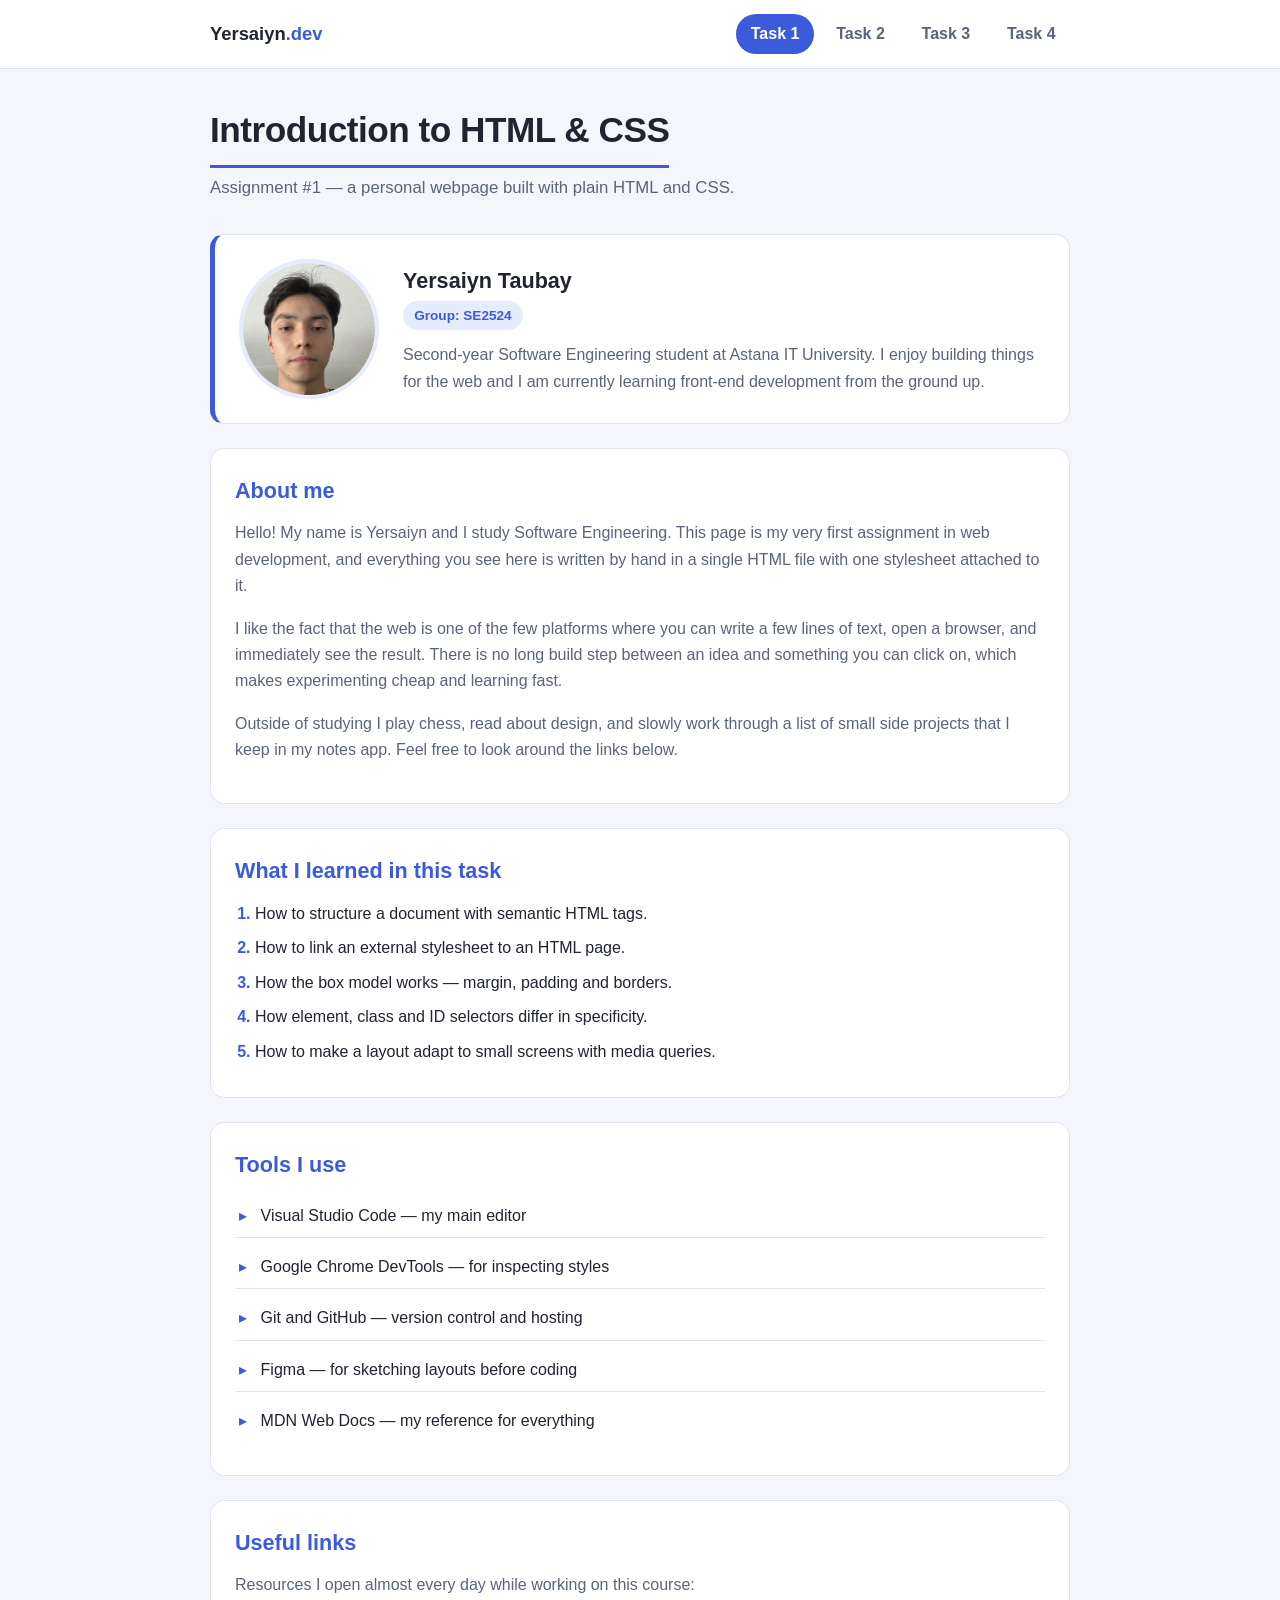
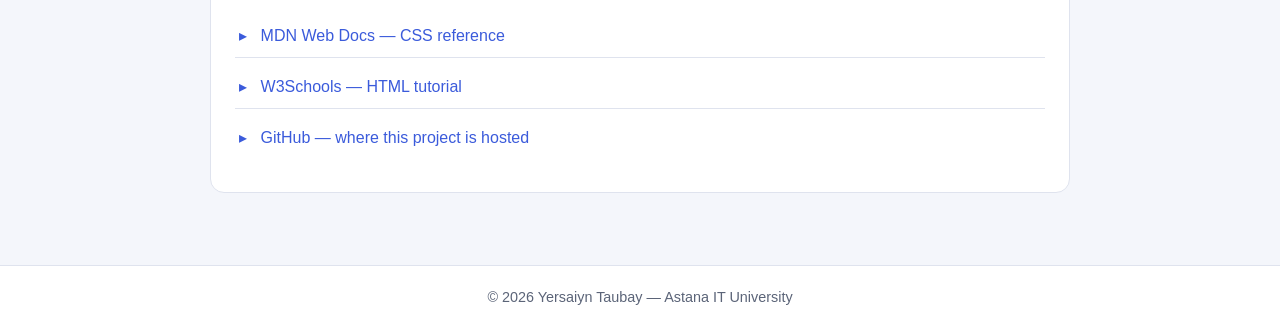
<file: index.html>
<!DOCTYPE html>
<html lang="en">
<head>
  <meta charset="UTF-8">
  <meta name="viewport" content="width=device-width, initial-scale=1.0">
  <title>Task 1 — Introduction to HTML &amp; CSS</title>
  <link rel="stylesheet" href="styles.css">
</head>
<body>

  <header class="site-header">
    <nav class="navbar">
      <a class="brand" href="index.html">Yersaiyn<span>.dev</span></a>
      <ul class="nav-links">
        <li><a class="nav-link active" href="index.html">Task 1</a></li>
        <li><a class="nav-link" href="task2.html">Task 2</a></li>
        <li><a class="nav-link" href="exercise1/index.html">Task 3</a></li>
        <li><a class="nav-link" href="task4.html">Task 4</a></li>
      </ul>
    </nav>
  </header>

  <main class="container">

    <section class="hero">
      <h1 id="page-title">Introduction to HTML &amp; CSS</h1>
      <p class="subtitle">Assignment&nbsp;#1 — a personal webpage built with plain HTML and CSS.</p>
    </section>

    <section class="profile-card">
      <img class="avatar" src="images/profile.jpg" width="900" height="1600"
           alt="Portrait photo of Yersaiyn Taubay, the author of this page">
      <div class="profile-info">
        <h2 class="profile-name">Yersaiyn Taubay</h2>
        <p class="profile-group">Group: SE2524</p>
        <p class="profile-bio">
          Second-year Software Engineering student at Astana IT University.
          I enjoy building things for the web and I am currently learning
          front-end development from the ground up.
        </p>
      </div>
    </section>

    <section class="card">
      <h2>About me</h2>
      <p>
        Hello! My name is Yersaiyn and I study Software Engineering. This page is my
        very first assignment in web development, and everything you see here is
        written by hand in a single HTML file with one stylesheet attached to it.
      </p>
      <p>
        I like the fact that the web is one of the few platforms where you can write
        a few lines of text, open a browser, and immediately see the result. There is
        no long build step between an idea and something you can click on, which makes
        experimenting cheap and learning fast.
      </p>
      <p>
        Outside of studying I play chess, read about design, and slowly work through
        a list of small side projects that I keep in my notes app. Feel free to look
        around the links below.
      </p>
    </section>

    <section class="card">
      <h2>What I learned in this task</h2>
      <ol class="steps">
        <li>How to structure a document with semantic HTML tags.</li>
        <li>How to link an external stylesheet to an HTML page.</li>
        <li>How the box model works — margin, padding and borders.</li>
        <li>How element, class and ID selectors differ in specificity.</li>
        <li>How to make a layout adapt to small screens with media queries.</li>
      </ol>
    </section>

    <section class="card">
      <h2>Tools I use</h2>
      <ul class="tools">
        <li>Visual Studio Code — my main editor</li>
        <li>Google Chrome DevTools — for inspecting styles</li>
        <li>Git and GitHub — version control and hosting</li>
        <li>Figma — for sketching layouts before coding</li>
        <li>MDN Web Docs — my reference for everything</li>
      </ul>
    </section>

    <section class="card">
      <h2>Useful links</h2>
      <p>
        Resources I open almost every day while working on this course:
      </p>
      <ul class="tools">
        <li><a href="https://developer.mozilla.org/en-US/docs/Web/CSS" target="_blank" rel="noopener">MDN Web Docs — CSS reference</a></li>
        <li><a href="https://www.w3schools.com/html/" target="_blank" rel="noopener">W3Schools — HTML tutorial</a></li>
        <li><a href="https://github.com/" target="_blank" rel="noopener">GitHub — where this project is hosted</a></li>
      </ul>
    </section>

  </main>

  <footer class="site-footer">
    <p>&copy; 2026 Yersaiyn Taubay — Astana IT University</p>
  </footer>

</body>
</html>
</file>
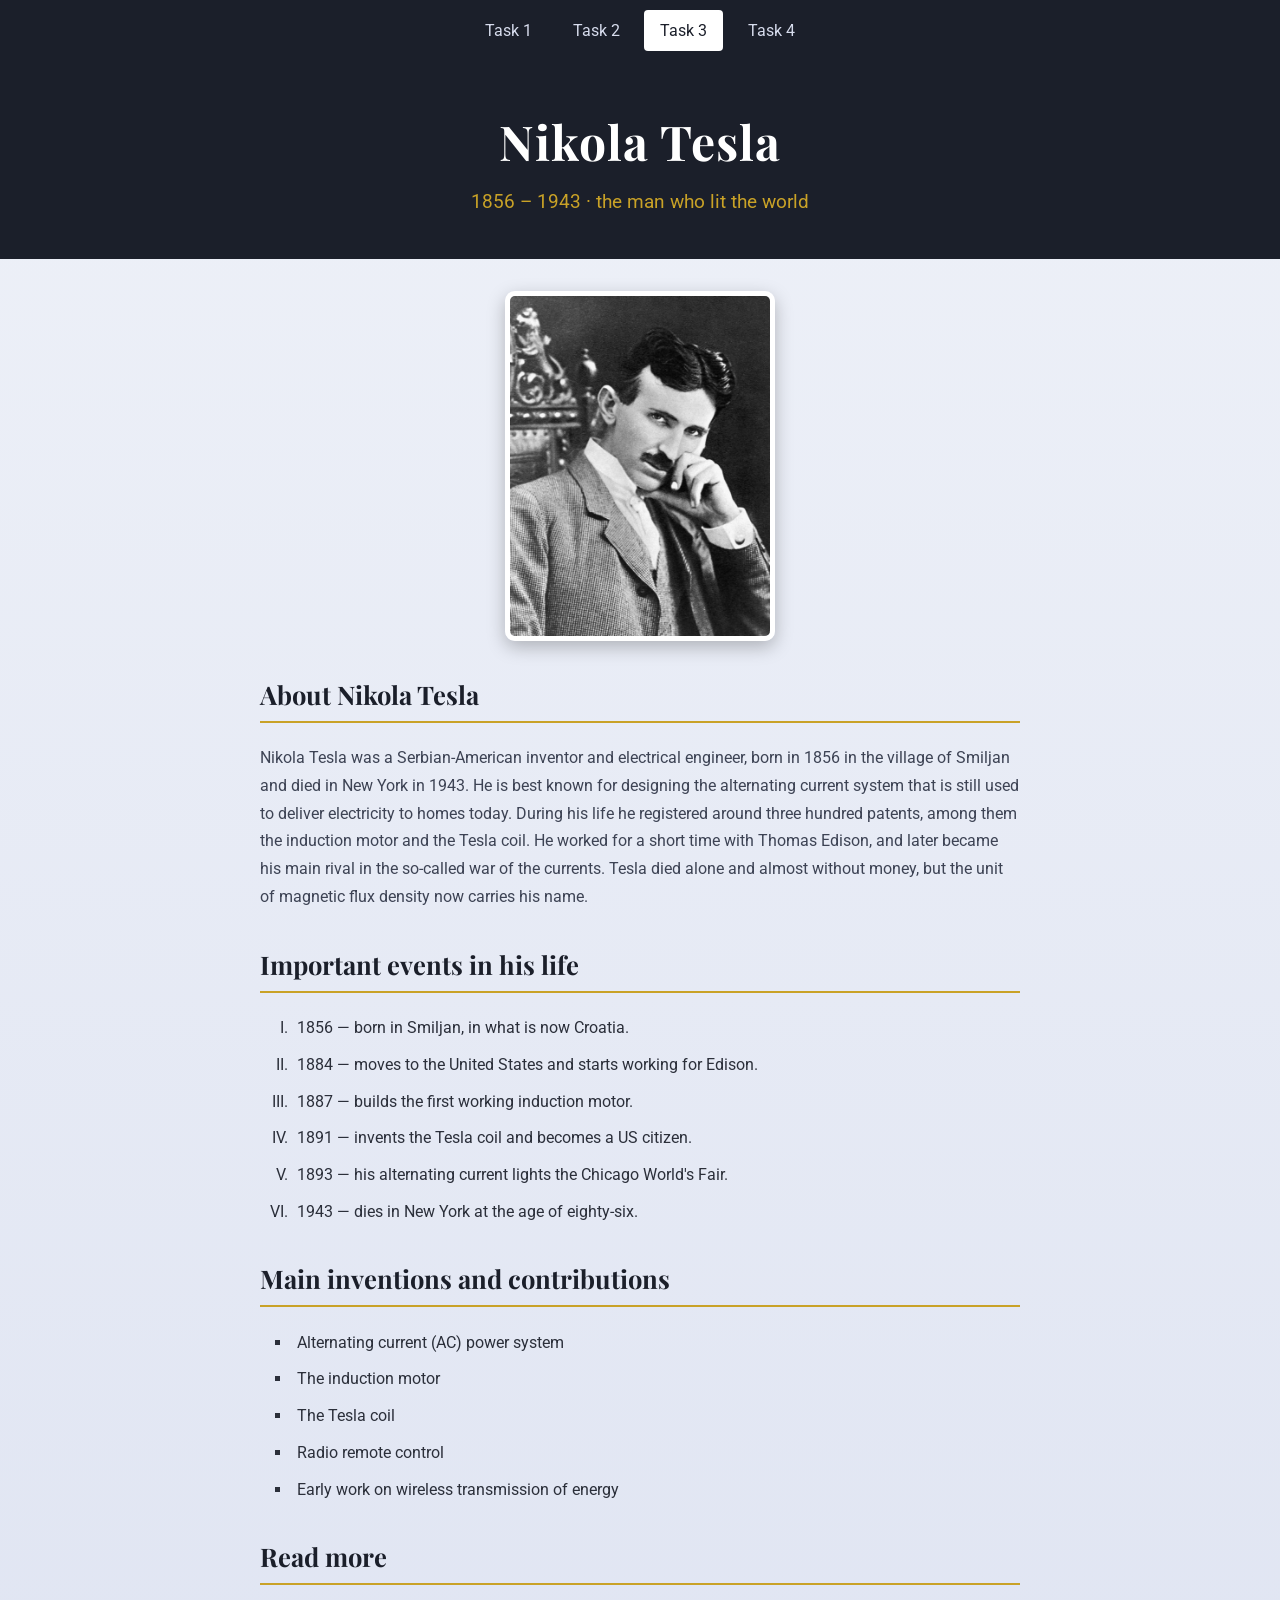
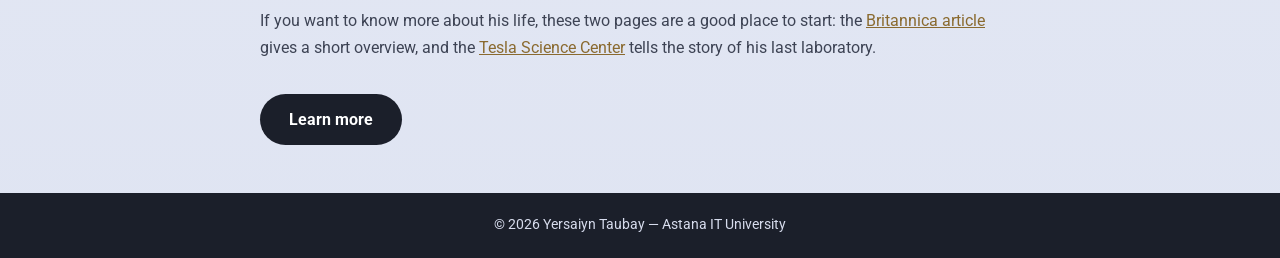
<file: exercise1/index.html>
<!DOCTYPE html>
<html lang="en">
<head>
  <meta charset="UTF-8">
  <meta name="viewport" content="width=device-width, initial-scale=1.0">
  <title>Task 3 — Tribute page: Nikola Tesla</title>

  <link rel="preconnect" href="https://fonts.googleapis.com">
  <link rel="preconnect" href="https://fonts.gstatic.com" crossorigin>
  <link href="https://fonts.googleapis.com/css2?family=Playfair+Display:wght@700&family=Roboto:wght@400;700&display=swap"
        rel="stylesheet">

  <link rel="stylesheet" href="styles.css">
</head>
<body>

  <div class="nav">
    <a href="../index.html">Task 1</a>
    <a href="../task2.html">Task 2</a>
    <a class="active" href="index.html">Task 3</a>
    <a href="../task4.html">Task 4</a>
  </div>

  <header class="header">
    <h1>Nikola Tesla</h1>
    <h3>1856 &ndash; 1943 &middot; the man who lit the world</h3>
  </header>

  <main class="content">

    <img class="portrait" src="images/tesla.jpg"
         alt="Portrait photograph of Nikola Tesla at about 40 years old">

    <h2>About Nikola Tesla</h2>
    <p>
      Nikola Tesla was a Serbian-American inventor and electrical engineer, born
      in 1856 in the village of Smiljan and died in New York in 1943. He is best
      known for designing the alternating current system that is still used to
      deliver electricity to homes today. During his life he registered around
      three hundred patents, among them the induction motor and the Tesla coil.
      He worked for a short time with Thomas Edison, and later became his main
      rival in the so-called war of the currents. Tesla died alone and almost
      without money, but the unit of magnetic flux density now carries his name.
    </p>

    <h2>Important events in his life</h2>
    <ol class="events">
      <li>1856 &mdash; born in Smiljan, in what is now Croatia.</li>
      <li>1884 &mdash; moves to the United States and starts working for Edison.</li>
      <li>1887 &mdash; builds the first working induction motor.</li>
      <li>1891 &mdash; invents the Tesla coil and becomes a US citizen.</li>
      <li>1893 &mdash; his alternating current lights the Chicago World's Fair.</li>
      <li>1943 &mdash; dies in New York at the age of eighty-six.</li>
    </ol>

    <h2>Main inventions and contributions</h2>
    <ul class="inventions">
      <li>Alternating current (AC) power system</li>
      <li>The induction motor</li>
      <li>The Tesla coil</li>
      <li>Radio remote control</li>
      <li>Early work on wireless transmission of energy</li>
    </ul>

    <h2>Read more</h2>
    <p>
      If you want to know more about his life, these two pages are a good place
      to start: the
      <a href="https://www.britannica.com/biography/Nikola-Tesla" target="_blank" rel="noopener">Britannica article</a>
      gives a short overview, and the
      <a href="https://teslasciencecenter.org/" target="_blank" rel="noopener">Tesla Science Center</a>
      tells the story of his last laboratory.
    </p>

    <a class="btn" href="https://en.wikipedia.org/wiki/Nikola_Tesla" target="_blank" rel="noopener">Learn more</a>

  </main>

  <footer class="footer">
    <p>&copy; 2026 Yersaiyn Taubay — Astana IT University</p>
  </footer>

</body>
</html>
</file>
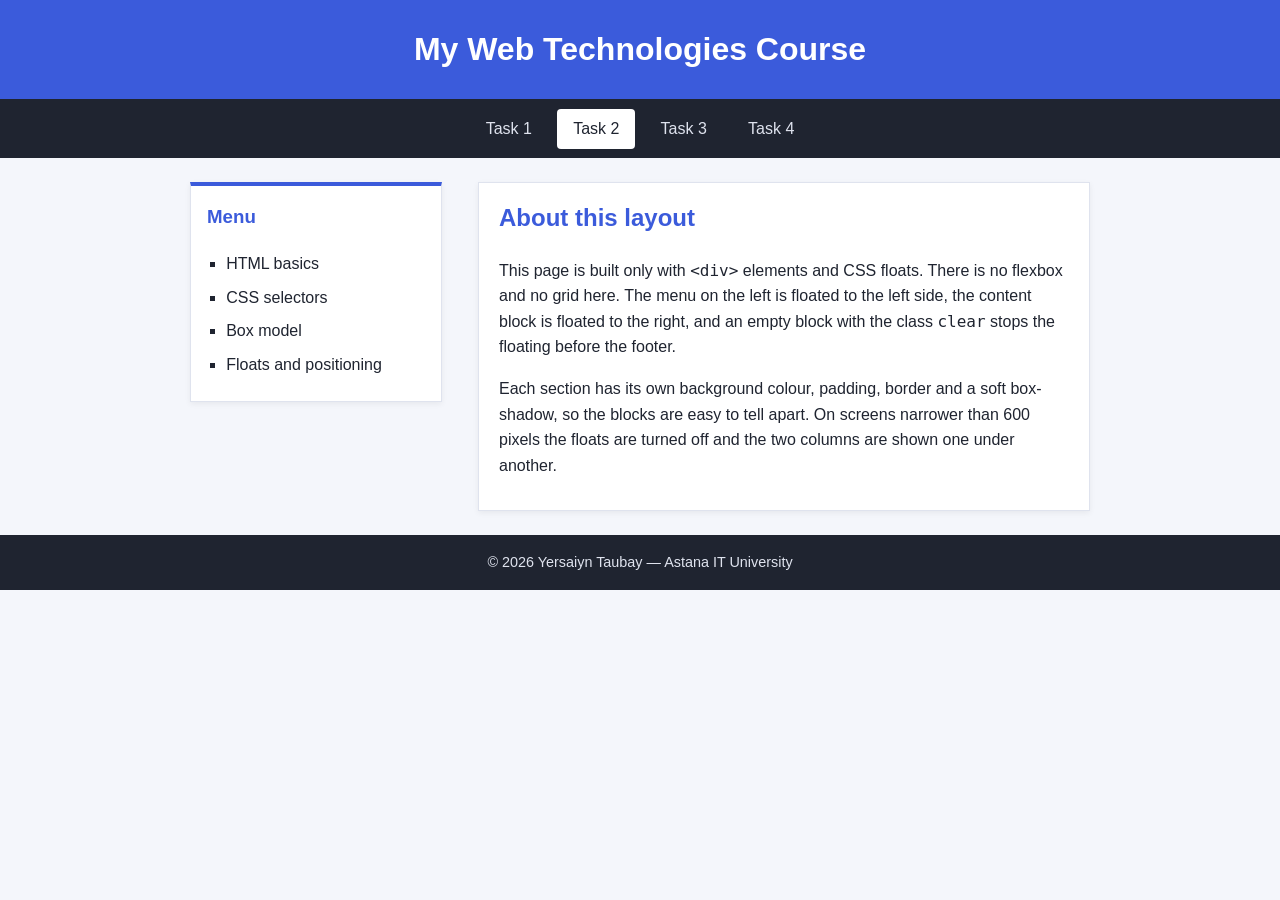
<file: task2.html>
<!DOCTYPE html>
<html lang="en">
<head>
  <meta charset="UTF-8">
  <meta name="viewport" content="width=device-width, initial-scale=1.0">
  <title>Task 2 — Simple webpage layout</title>
  <link rel="stylesheet" href="task2.css">
</head>
<body>

  <div class="header">
    <h1 id="site-title">My Web Technologies Course</h1>
  </div>

  <div class="nav">
    <a href="index.html">Task 1</a>
    <a class="active" href="task2.html">Task 2</a>
    <a href="exercise1/index.html">Task 3</a>
    <a href="task4.html">Task 4</a>
  </div>

  <div class="wrapper">

    <div class="sidebar">
      <h3>Menu</h3>
      <ul>
        <li>HTML basics</li>
        <li>CSS selectors</li>
        <li>Box model</li>
        <li>Floats and positioning</li>
      </ul>
    </div>

    <div class="aside">
      <h2>About this layout</h2>
      <p>
        This page is built only with <code>&lt;div&gt;</code> elements and CSS
        floats. There is no flexbox and no grid here. The menu on the left is
        floated to the left side, the content block is floated to the right,
        and an empty block with the class <code>clear</code> stops the floating
        before the footer.
      </p>
      <p>
        Each section has its own background colour, padding, border and a soft
        box-shadow, so the blocks are easy to tell apart. On screens narrower
        than 600 pixels the floats are turned off and the two columns are shown
        one under another.
      </p>
    </div>

    <div class="clear"></div>
  </div>

  <div class="footer">
    <p>&copy; 2026 Yersaiyn Taubay — Astana IT University</p>
  </div>

</body>
</html>
</file>
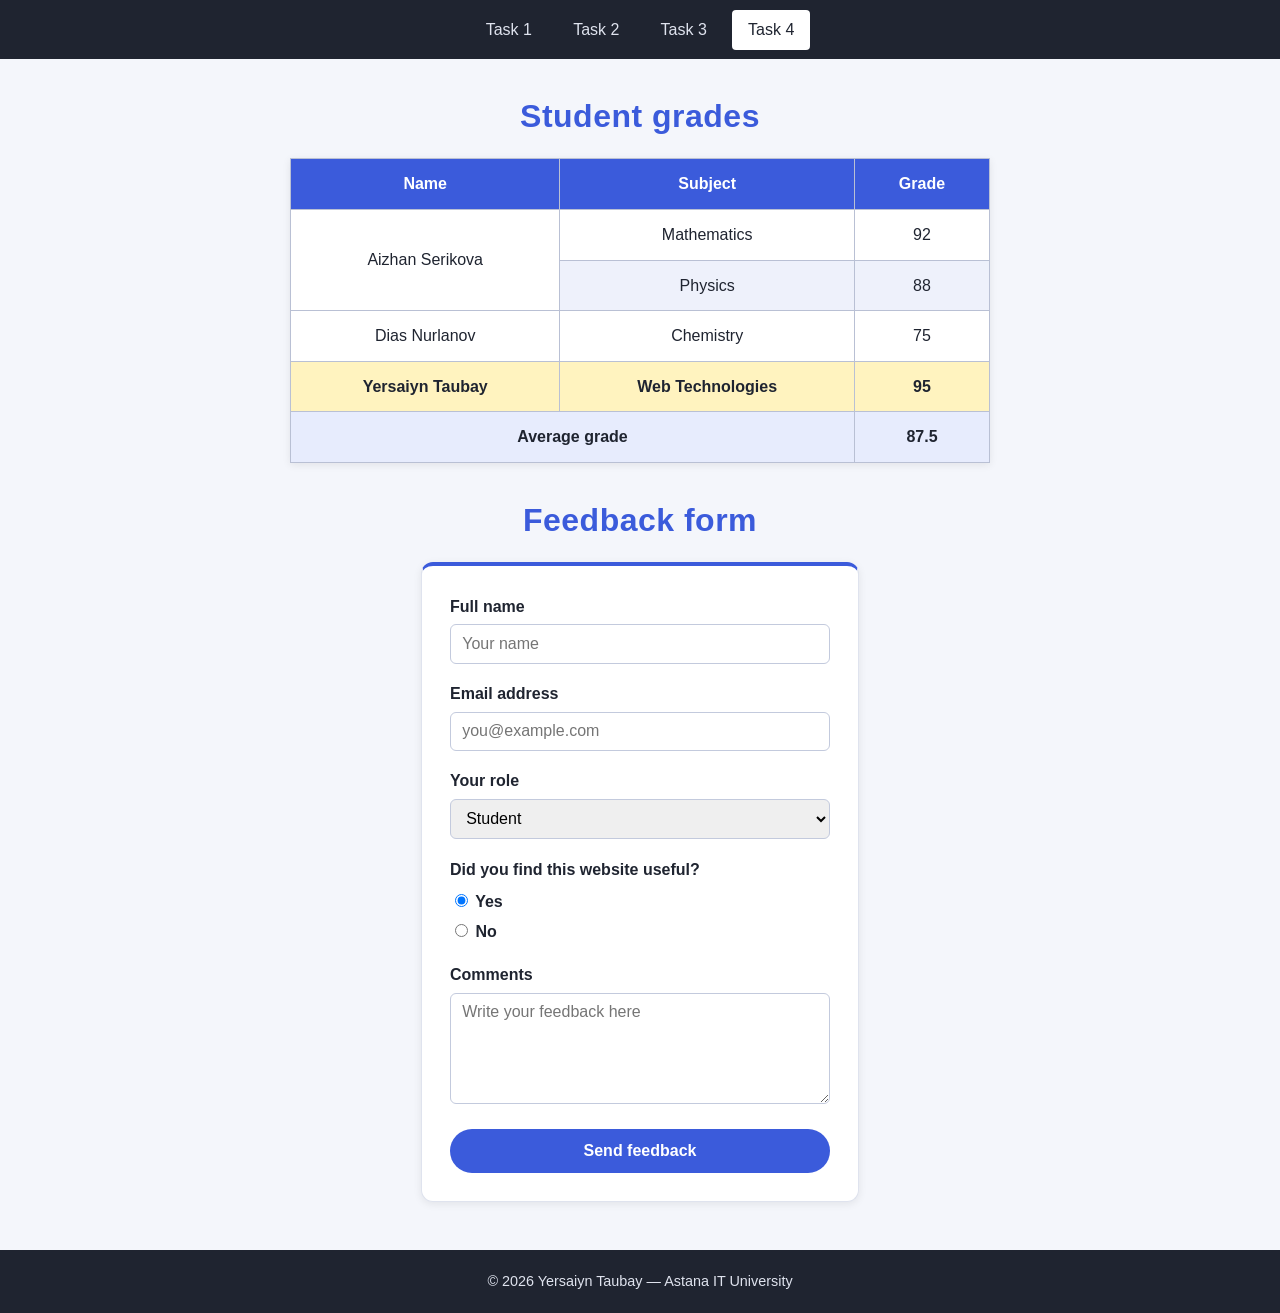
<file: task4.html>
<!DOCTYPE html>
<html lang="en">
<head>
  <meta charset="UTF-8">
  <meta name="viewport" content="width=device-width, initial-scale=1.0">
  <title>Task 4 — Table and Form</title>
  <link rel="stylesheet" href="task4.css">
</head>
<body>

  <div class="nav">
    <a href="index.html">Task 1</a>
    <a href="task2.html">Task 2</a>
    <a href="exercise1/index.html">Task 3</a>
    <a class="active" href="task4.html">Task 4</a>
  </div>

  <h1 id="table-heading">Student grades</h1>

  <table class="grades">
    <thead>
      <tr>
        <th>Name</th>
        <th>Subject</th>
        <th>Grade</th>
      </tr>
    </thead>
    <tbody>
      <tr>
        <td rowspan="2">Aizhan Serikova</td>
        <td>Mathematics</td>
        <td>92</td>
      </tr>
      <tr>
        <td>Physics</td>
        <td>88</td>
      </tr>
      <tr>
        <td>Dias Nurlanov</td>
        <td>Chemistry</td>
        <td>75</td>
      </tr>
      <tr class="highlight-row">
        <td>Yersaiyn Taubay</td>
        <td>Web Technologies</td>
        <td>95</td>
      </tr>
    </tbody>
    <tfoot>
      <tr>
        <td colspan="2">Average grade</td>
        <td>87.5</td>
      </tr>
    </tfoot>
  </table>

  <h1 id="form-heading">Feedback form</h1>

  <form class="feedback" id="feedback-form">

    <label for="name">Full name</label>
    <input type="text" id="name" name="name" placeholder="Your name" required>

    <label for="email">Email address</label>
    <input type="email" id="email" name="email" placeholder="you@example.com" required>

    <label for="role">Your role</label>
    <select id="role" name="role">
      <option value="student">Student</option>
      <option value="teacher">Teacher</option>
      <option value="other">Other</option>
    </select>

    <p class="question">Did you find this website useful?</p>
    <div class="radio-group">
      <label class="radio-label">
        <input type="radio" name="useful" value="yes" checked> Yes
      </label>
      <label class="radio-label">
        <input type="radio" name="useful" value="no"> No
      </label>
    </div>

    <label for="comments">Comments</label>
    <textarea id="comments" name="comments" rows="5"
              placeholder="Write your feedback here"></textarea>

    <button type="submit" class="submit-btn">Send feedback</button>
  </form>

  <footer class="footer">
    <p>&copy; 2026 Yersaiyn Taubay — Astana IT University</p>
  </footer>

</body>
</html>
</file>
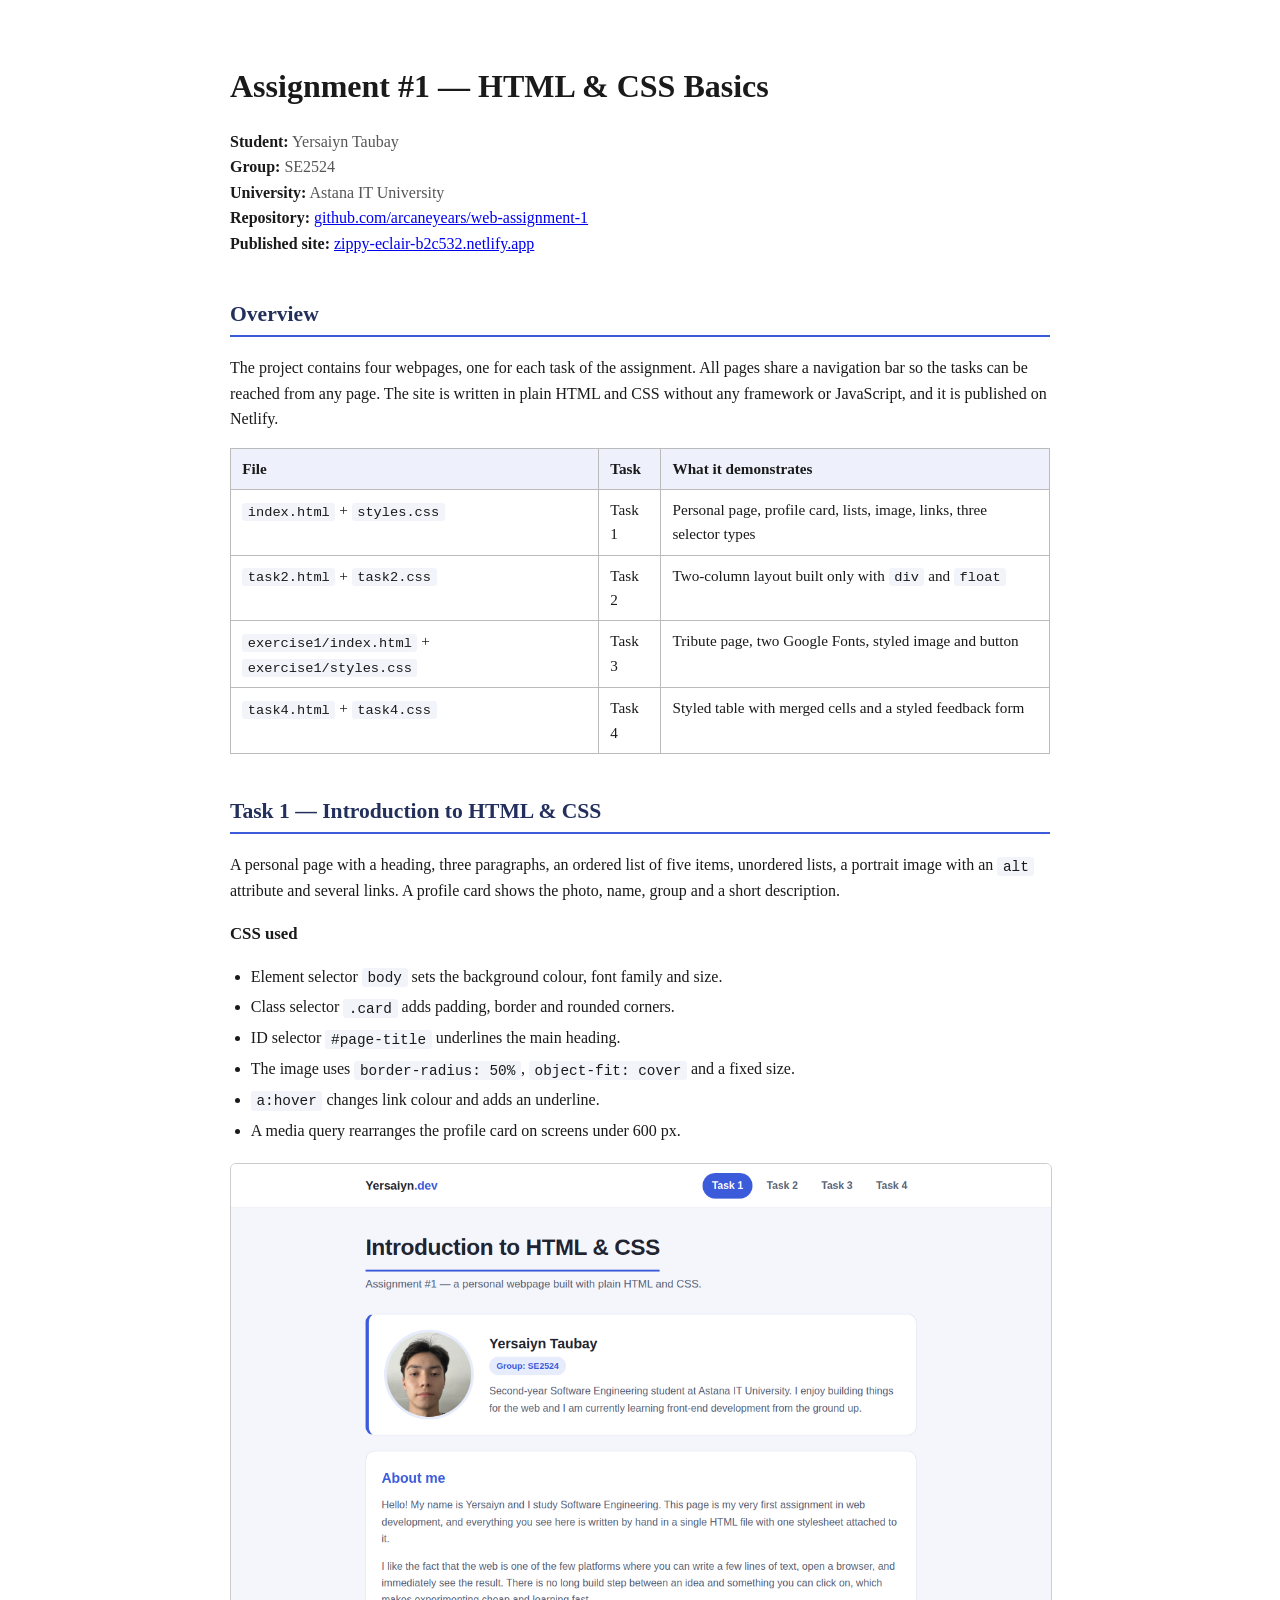
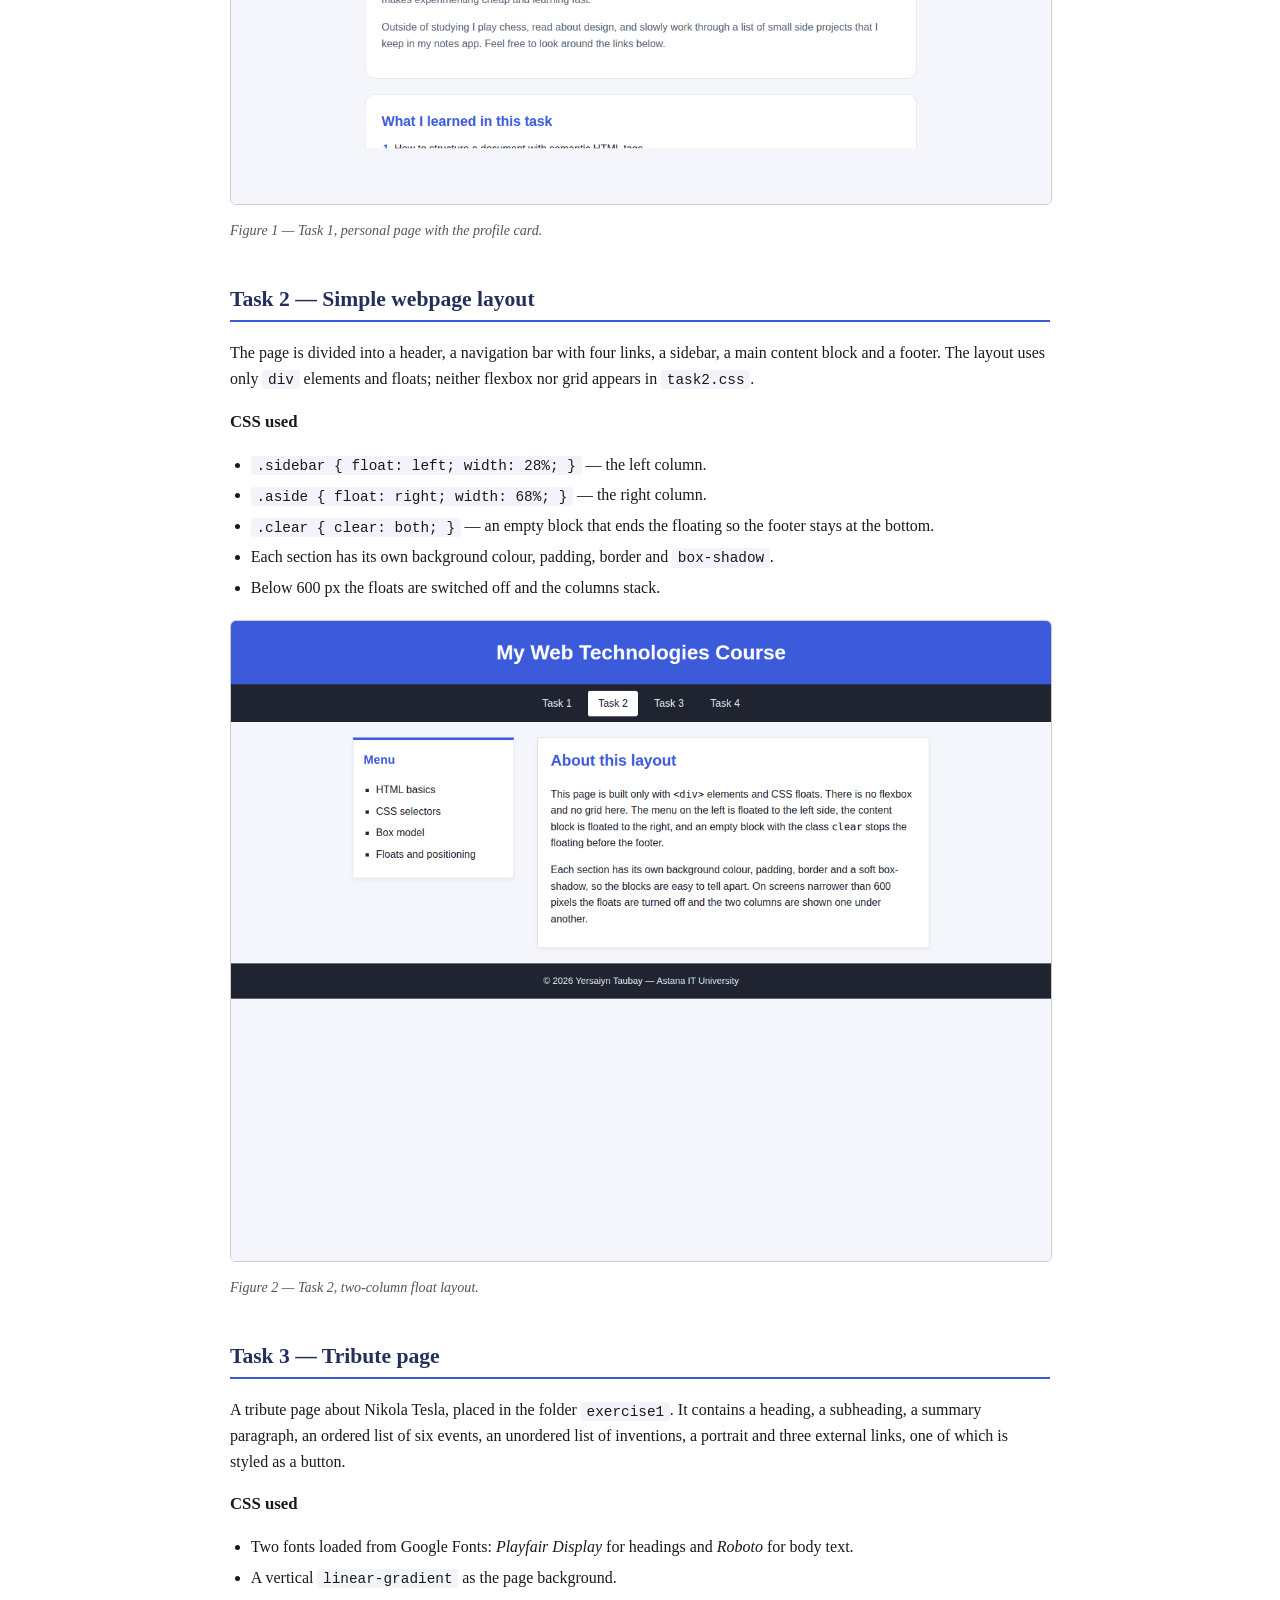
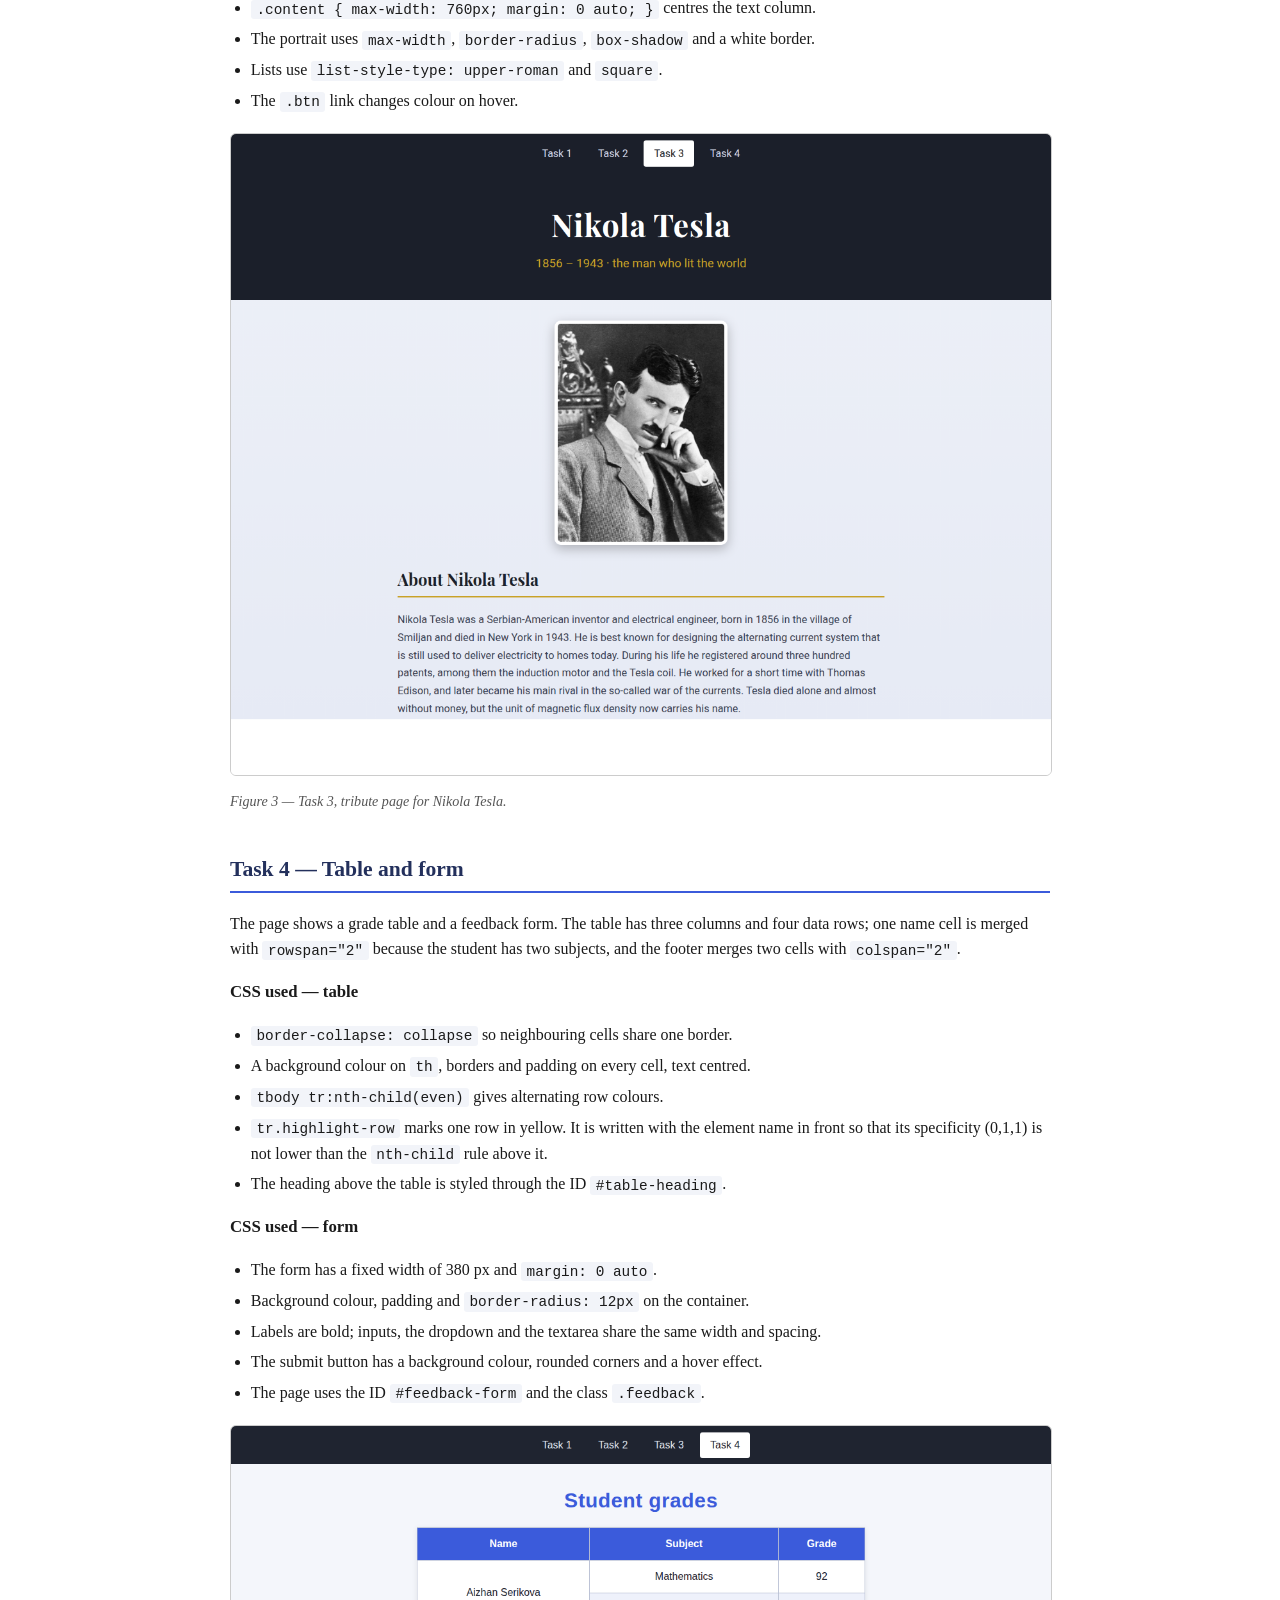
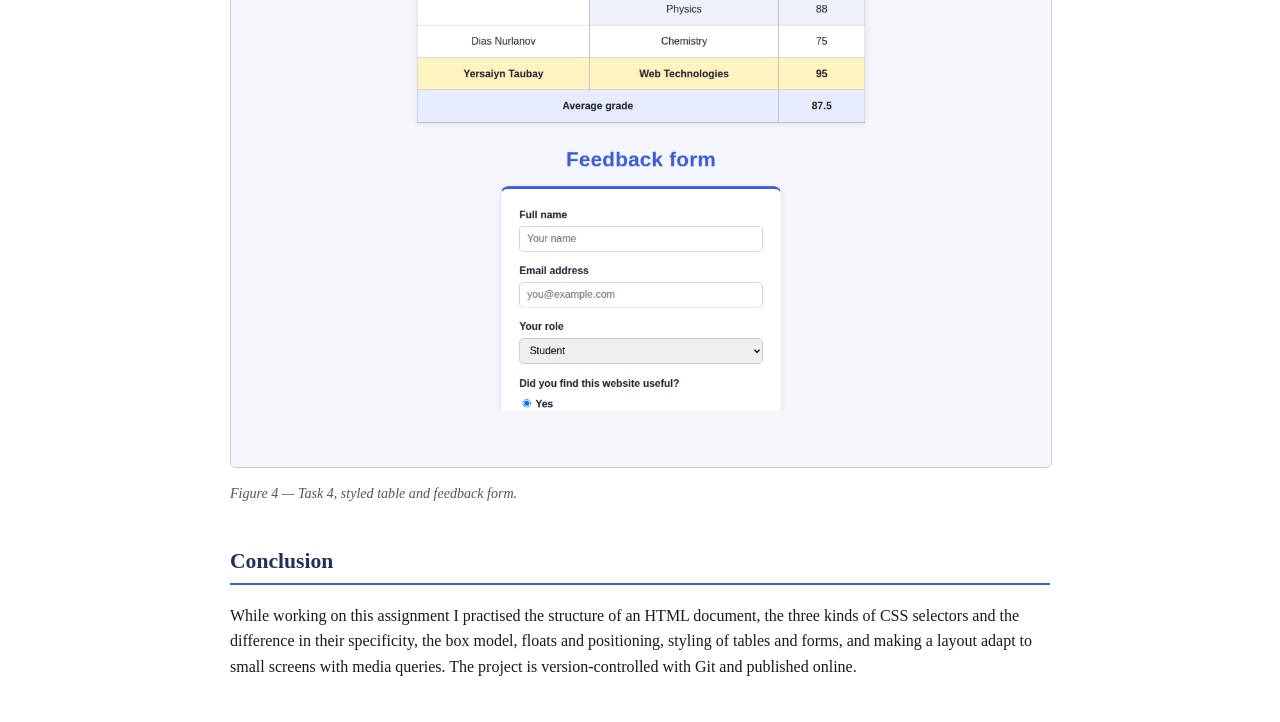
<file: report/report.html>
<!DOCTYPE html>
<html lang="en">
<head>
<meta charset="UTF-8">
<title>Assignment #1 — Report</title>
<style>
  :root { color-scheme: light; }
  body { font-family: Georgia, "Times New Roman", serif; max-width: 820px;
         margin: 0 auto; padding: 2.5rem 1.5rem; line-height: 1.6;
         color: #1a1a1a; background-color: #ffffff; }
  h1 { font-size: 2rem; margin-bottom: 0.2rem; }
  h2 { font-size: 1.35rem; margin-top: 2.5rem; border-bottom: 2px solid #3b5bdb;
       padding-bottom: 0.25rem; color: #23305c; }
  h3 { font-size: 1.05rem; margin-bottom: 0.3rem; }
  .meta { color: #555; margin-bottom: 2rem; }
  .meta strong { color: #1a1a1a; }
  table { border-collapse: collapse; width: 100%; margin: 1rem 0; font-size: 0.95rem; }
  th, td { border: 1px solid #bbb; padding: 0.5rem 0.7rem; text-align: left; vertical-align: top; }
  th { background: #eef1fb; }
  code { background: #f2f4f9; padding: 0.1rem 0.35rem; border-radius: 3px;
         font-family: Consolas, Monaco, monospace; font-size: 0.9em; }
  figure { margin: 1.2rem 0 2rem; }
  figure img { width: 100%; border: 1px solid #ccc; border-radius: 6px; }
  figcaption { font-size: 0.88rem; color: #555; margin-top: 0.4rem; font-style: italic; }
  ul { padding-left: 1.3rem; }
  li { margin-bottom: 0.3rem; }
  @media print {
    body { background-color: #ffffff; color: #000000; padding: 0; }
    h2 { page-break-after: avoid; }
    figure { page-break-inside: avoid; }
    th { -webkit-print-color-adjust: exact; print-color-adjust: exact; }
  }
</style>
</head>
<body>

<h1>Assignment #1 — HTML &amp; CSS Basics</h1>
<p class="meta">
  <strong>Student:</strong> Yersaiyn Taubay<br>
  <strong>Group:</strong> SE2524<br>
  <strong>University:</strong> Astana IT University<br>
  <strong>Repository:</strong> <a href="https://github.com/arcaneyears/web-assignment-1">github.com/arcaneyears/web-assignment-1</a><br>
  <strong>Published site:</strong> <a href="https://zippy-eclair-b2c532.netlify.app/">zippy-eclair-b2c532.netlify.app</a>
</p>

<h2>Overview</h2>
<p>
  The project contains four webpages, one for each task of the assignment. All
  pages share a navigation bar so the tasks can be reached from any page. The
  site is written in plain HTML and CSS without any framework or JavaScript,
  and it is published on Netlify.
</p>

<table>
  <tr><th>File</th><th>Task</th><th>What it demonstrates</th></tr>
  <tr><td><code>index.html</code> + <code>styles.css</code></td><td>Task 1</td>
      <td>Personal page, profile card, lists, image, links, three selector types</td></tr>
  <tr><td><code>task2.html</code> + <code>task2.css</code></td><td>Task 2</td>
      <td>Two-column layout built only with <code>div</code> and <code>float</code></td></tr>
  <tr><td><code>exercise1/index.html</code> + <code>exercise1/styles.css</code></td><td>Task 3</td>
      <td>Tribute page, two Google Fonts, styled image and button</td></tr>
  <tr><td><code>task4.html</code> + <code>task4.css</code></td><td>Task 4</td>
      <td>Styled table with merged cells and a styled feedback form</td></tr>
</table>

<h2>Task 1 — Introduction to HTML &amp; CSS</h2>
<p>
  A personal page with a heading, three paragraphs, an ordered list of five
  items, unordered lists, a portrait image with an <code>alt</code> attribute
  and several links. A profile card shows the photo, name, group and a short
  description.
</p>
<h3>CSS used</h3>
<ul>
  <li>Element selector <code>body</code> sets the background colour, font family and size.</li>
  <li>Class selector <code>.card</code> adds padding, border and rounded corners.</li>
  <li>ID selector <code>#page-title</code> underlines the main heading.</li>
  <li>The image uses <code>border-radius: 50%</code>, <code>object-fit: cover</code> and a fixed size.</li>
  <li><code>a:hover</code> changes link colour and adds an underline.</li>
  <li>A media query rearranges the profile card on screens under 600&nbsp;px.</li>
</ul>
<figure>
  <img src="screenshots/task1.png" alt="Screenshot of Task 1 page">
  <figcaption>Figure 1 — Task 1, personal page with the profile card.</figcaption>
</figure>

<h2>Task 2 — Simple webpage layout</h2>
<p>
  The page is divided into a header, a navigation bar with four links, a
  sidebar, a main content block and a footer. The layout uses only
  <code>div</code> elements and floats; neither flexbox nor grid appears in
  <code>task2.css</code>.
</p>
<h3>CSS used</h3>
<ul>
  <li><code>.sidebar { float: left; width: 28%; }</code> — the left column.</li>
  <li><code>.aside { float: right; width: 68%; }</code> — the right column.</li>
  <li><code>.clear { clear: both; }</code> — an empty block that ends the floating
      so the footer stays at the bottom.</li>
  <li>Each section has its own background colour, padding, border and
      <code>box-shadow</code>.</li>
  <li>Below 600&nbsp;px the floats are switched off and the columns stack.</li>
</ul>
<figure>
  <img src="screenshots/task2.png" alt="Screenshot of Task 2 page">
  <figcaption>Figure 2 — Task 2, two-column float layout.</figcaption>
</figure>

<h2>Task 3 — Tribute page</h2>
<p>
  A tribute page about Nikola Tesla, placed in the folder
  <code>exercise1</code>. It contains a heading, a subheading, a summary
  paragraph, an ordered list of six events, an unordered list of inventions, a
  portrait and three external links, one of which is styled as a button.
</p>
<h3>CSS used</h3>
<ul>
  <li>Two fonts loaded from Google Fonts: <em>Playfair Display</em> for headings
      and <em>Roboto</em> for body text.</li>
  <li>A vertical <code>linear-gradient</code> as the page background.</li>
  <li><code>.content { max-width: 760px; margin: 0 auto; }</code> centres the text column.</li>
  <li>The portrait uses <code>max-width</code>, <code>border-radius</code>,
      <code>box-shadow</code> and a white border.</li>
  <li>Lists use <code>list-style-type: upper-roman</code> and <code>square</code>.</li>
  <li>The <code>.btn</code> link changes colour on hover.</li>
</ul>
<figure>
  <img src="screenshots/task3.png" alt="Screenshot of Task 3 tribute page">
  <figcaption>Figure 3 — Task 3, tribute page for Nikola Tesla.</figcaption>
</figure>

<h2>Task 4 — Table and form</h2>
<p>
  The page shows a grade table and a feedback form. The table has three
  columns and four data rows; one name cell is merged with
  <code>rowspan="2"</code> because the student has two subjects, and the footer
  merges two cells with <code>colspan="2"</code>.
</p>
<h3>CSS used — table</h3>
<ul>
  <li><code>border-collapse: collapse</code> so neighbouring cells share one border.</li>
  <li>A background colour on <code>th</code>, borders and padding on every cell,
      text centred.</li>
  <li><code>tbody tr:nth-child(even)</code> gives alternating row colours.</li>
  <li><code>tr.highlight-row</code> marks one row in yellow. It is written with
      the element name in front so that its specificity (0,1,1) is not lower
      than the <code>nth-child</code> rule above it.</li>
  <li>The heading above the table is styled through the ID
      <code>#table-heading</code>.</li>
</ul>
<h3>CSS used — form</h3>
<ul>
  <li>The form has a fixed width of 380&nbsp;px and <code>margin: 0 auto</code>.</li>
  <li>Background colour, padding and <code>border-radius: 12px</code> on the container.</li>
  <li>Labels are bold; inputs, the dropdown and the textarea share the same
      width and spacing.</li>
  <li>The submit button has a background colour, rounded corners and a hover effect.</li>
  <li>The page uses the ID <code>#feedback-form</code> and the class
      <code>.feedback</code>.</li>
</ul>
<figure>
  <img src="screenshots/task4.png" alt="Screenshot of Task 4 table and form">
  <figcaption>Figure 4 — Task 4, styled table and feedback form.</figcaption>
</figure>

<h2>Conclusion</h2>
<p>
  While working on this assignment I practised the structure of an HTML
  document, the three kinds of CSS selectors and the difference in their
  specificity, the box model, floats and positioning, styling of tables and
  forms, and making a layout adapt to small screens with media queries. The
  project is version-controlled with Git and published online.
</p>

</body>
</html>
</file>
<file: styles.css>
:root {
  --bg:          #f4f6fb;
  --surface:     #ffffff;
  --ink:         #1f2430;
  --ink-muted:   #5b6478;
  --accent:      #3b5bdb;
  --accent-soft: #e7ecfd;
  --border:      #dfe3ee;
  --radius:      14px;
}

* {
  box-sizing: border-box;
}

body {
  margin: 0;
  background-color: var(--bg);
  font-family: "Segoe UI", "Helvetica Neue", Arial, sans-serif;
  font-size: 16px;
  line-height: 1.65;
  color: var(--ink);
}

h1 {
  font-size: 2.2rem;
  margin: 0 0 0.4rem;
  letter-spacing: -0.5px;
}

h2 {
  font-size: 1.35rem;
  margin: 0 0 0.75rem;
  color: var(--accent);
}

p {
  margin: 0 0 1rem;
  color: var(--ink-muted);
}

ul, ol {
  margin: 0;
  padding-left: 1.25rem;
}

li {
  margin-bottom: 0.5rem;
}

a {
  color: var(--accent);
  text-decoration: none;
  transition: color 0.2s ease, background-color 0.2s ease;
}

a:hover {
  color: #1c3aa9;
  text-decoration: underline;
}

img {
  display: block;
  max-width: 100%;
}

#page-title {
  color: var(--ink);
  border-bottom: 3px solid var(--accent);
  display: inline-block;
  padding-bottom: 0.35rem;
}

.site-header {
  background-color: var(--surface);
  border-bottom: 1px solid var(--border);
  position: sticky;
  top: 0;
  z-index: 10;
}

.navbar {
  max-width: 900px;
  margin: 0 auto;
  padding: 0.9rem 1.25rem;
  display: flex;
  flex-wrap: wrap;
  gap: 0.75rem;
  align-items: center;
  justify-content: space-between;
}

.brand {
  font-size: 1.15rem;
  font-weight: 700;
  color: var(--ink);
}

.brand span {
  color: var(--accent);
}

.brand:hover {
  text-decoration: none;
}

.nav-links {
  list-style: none;
  display: flex;
  gap: 0.5rem;
  margin: 0;
  padding: 0;
}

.nav-links li {
  margin: 0;
}

.nav-link {
  display: block;
  padding: 0.4rem 0.9rem;
  border-radius: 999px;
  font-weight: 600;
  color: var(--ink-muted);
}

.nav-link:hover {
  background-color: var(--accent-soft);
  color: var(--accent);
  text-decoration: none;
}

.nav-link.active {
  background-color: var(--accent);
  color: #ffffff;
}

.container {
  max-width: 900px;
  margin: 0 auto;
  padding: 2rem 1.25rem 3rem;
}

.hero {
  margin-bottom: 2rem;
}

.subtitle {
  font-size: 1.05rem;
}

.card {
  background-color: var(--surface);
  border: 1px solid var(--border);
  border-radius: var(--radius);
  padding: 1.5rem;
  margin-bottom: 1.5rem;
}

.profile-card {
  background-color: var(--surface);
  border: 1px solid var(--border);
  border-left: 5px solid var(--accent);
  border-radius: var(--radius);
  padding: 1.5rem;
  margin-bottom: 1.5rem;
  display: flex;
  align-items: center;
  gap: 1.5rem;
}

.avatar {
  width: 140px;
  height: 140px;
  max-width: none;
  flex-shrink: 0;
  object-fit: cover;
  object-position: 50% 55%;
  border: 4px solid var(--accent-soft);
  border-radius: 50%;
}

.profile-info {
  min-width: 0;
}

.profile-name {
  color: var(--ink);
  margin-bottom: 0.2rem;
}

.profile-group {
  display: inline-block;
  background-color: var(--accent-soft);
  color: var(--accent);
  font-size: 0.85rem;
  font-weight: 600;
  padding: 0.2rem 0.7rem;
  border-radius: 999px;
  margin-bottom: 0.75rem;
}

.profile-bio {
  margin-bottom: 0;
}

.steps li::marker {
  color: var(--accent);
  font-weight: 700;
}

.tools {
  list-style: none;
  padding-left: 0;
}

.tools li {
  padding: 0.5rem 0 0.5rem 1.6rem;
  border-bottom: 1px solid var(--border);
  position: relative;
}

.tools li:last-child {
  border-bottom: none;
}

.tools li::before {
  content: "▸";
  color: var(--accent);
  position: absolute;
  left: 0.25rem;
}

.site-footer {
  border-top: 1px solid var(--border);
  background-color: var(--surface);
  text-align: center;
  padding: 1.25rem;
}

.site-footer p {
  margin: 0;
  font-size: 0.9rem;
}

@media (max-width: 600px) {
  h1 {
    font-size: 1.7rem;
  }

  .navbar {
    justify-content: center;
  }

  .profile-card {
    flex-direction: column;
    text-align: center;
  }

  .container {
    padding: 1.5rem 1rem 2.5rem;
  }

  .card,
  .profile-card {
    padding: 1.15rem;
  }
}
</file>
<file: exercise1/styles.css>
body {
  margin: 0;

  background: linear-gradient(180deg, #eef1f8 0%, #dfe4f2 100%);
  font-family: "Roboto", Arial, sans-serif;
  font-size: 16px;
  line-height: 1.7;
  color: #2b2f3a;
}

.nav {
  background-color: #1b1f2a;
  padding: 0.6rem 1rem;
  text-align: center;
}

.nav a {
  display: inline-block;
  color: #d7dced;
  text-decoration: none;
  padding: 0.45rem 1rem;
  margin: 0 0.15rem;
  border-radius: 4px;
}

.nav a:hover {
  background-color: #8a6a2f;
  color: #ffffff;
}

.nav a.active {
  background-color: #ffffff;
  color: #1b1f2a;
}

.header {
  background-color: #1b1f2a;
  color: #ffffff;
  text-align: center;
  padding: 2.5rem 1rem;
}

.header h1 {
  font-family: "Playfair Display", Georgia, serif;
  font-size: 3rem;
  margin: 0 0 0.3rem;
  letter-spacing: 1px;
}

.header h3 {
  margin: 0;
  font-weight: 400;
  color: #c9a227;
}

.content {
  max-width: 760px;
  margin: 0 auto;
  padding: 2rem 1.25rem 3rem;
}

.content h2 {
  font-family: "Playfair Display", Georgia, serif;
  font-size: 1.6rem;
  color: #1b1f2a;
  border-bottom: 2px solid #c9a227;
  padding-bottom: 0.3rem;
  margin-top: 2rem;
}

.content p {
  font-size: 1.02rem;
  color: #3d4354;
}

.portrait {
  display: block;
  max-width: 260px;
  width: 100%;
  margin: 0 auto 1.5rem;
  border: 5px solid #ffffff;
  border-radius: 10px;
  box-shadow: 0 6px 18px rgba(0, 0, 0, 0.25);
}

.events {
  list-style-type: upper-roman;
  padding-left: 2rem;
}

.inventions {
  list-style-type: square;
  padding-left: 2rem;
}

.events li,
.inventions li {
  margin-bottom: 0.6rem;
  padding-left: 0.3rem;
}

a {
  color: #8a6a2f;
  transition: color 0.2s ease, background-color 0.2s ease;
}

a:hover {
  color: #c9a227;
}

.btn {
  display: inline-block;
  background-color: #1b1f2a;
  color: #ffffff;
  text-decoration: none;
  font-weight: 700;
  padding: 0.75rem 1.8rem;
  border-radius: 999px;
  margin-top: 1rem;
}

.btn:hover {
  background-color: #c9a227;
  color: #1b1f2a;
}

.footer {
  background-color: #1b1f2a;
  color: #d7dced;
  text-align: center;
  padding: 1.25rem;
}

.footer p {
  margin: 0;
  font-size: 0.9rem;
}

@media (max-width: 600px) {
  .header h1 {
    font-size: 2.1rem;
  }

  .content {
    padding: 1.5rem 1rem 2.5rem;
  }
}
</file>
<file: task2.css>
body {
  margin: 0;
  background-color: #f4f6fb;
  font-family: Arial, Helvetica, sans-serif;
  font-size: 16px;
  line-height: 1.6;
  color: #1f2430;
}

#site-title {
  background-color: #3b5bdb;
  color: #ffffff;
  padding: 1.5rem 1.25rem;
  text-align: center;
  margin: 0;
}

.nav {
  background-color: #1f2430;
  padding: 0.6rem 1.25rem;
  text-align: center;
}

.nav a {
  display: inline-block;
  color: #dfe3ee;
  text-decoration: none;
  padding: 0.45rem 1rem;
  margin: 0 0.15rem;
  border-radius: 4px;
}

.nav a:hover {
  background-color: #3b5bdb;
  color: #ffffff;
}

.nav a.active {
  background-color: #ffffff;
  color: #1f2430;
}

.wrapper {
  max-width: 900px;
  margin: 1.5rem auto;
  padding: 0 1rem;
}

.sidebar {
  float: left;
  width: 28%;
  background-color: #ffffff;
  border: 1px solid #dfe3ee;
  border-top: 4px solid #3b5bdb;
  box-shadow: 0 2px 6px rgba(0, 0, 0, 0.06);
  padding: 1rem;
  box-sizing: border-box;
}

.aside {
  float: right;
  width: 68%;
  background-color: #ffffff;
  border: 1px solid #dfe3ee;
  box-shadow: 0 2px 6px rgba(0, 0, 0, 0.06);
  padding: 1rem 1.25rem;
  box-sizing: border-box;
}

.clear {
  clear: both;
}

.sidebar h3,
.aside h2 {
  margin-top: 0;
  color: #3b5bdb;
}

.sidebar ul {
  list-style: square;
  padding-left: 1.2rem;
  margin: 0;
}

.sidebar li {
  margin-bottom: 0.5rem;
}

.footer {
  background-color: #1f2430;
  color: #dfe3ee;
  text-align: center;
  padding: 1rem;
  margin-top: 1.5rem;
}

.footer p {
  margin: 0;
  font-size: 0.9rem;
}

@media (max-width: 600px) {
  .sidebar,
  .aside {
    float: none;
    width: 100%;
    margin-bottom: 1rem;
  }
}
</file>
<file: task4.css>
body {
  margin: 0;
  background-color: #f4f6fb;
  font-family: Arial, Helvetica, sans-serif;
  font-size: 16px;
  line-height: 1.6;
  color: #1f2430;
}

.nav {
  background-color: #1f2430;
  padding: 0.6rem 1rem;
  text-align: center;
}

.nav a {
  display: inline-block;
  color: #dfe3ee;
  text-decoration: none;
  padding: 0.45rem 1rem;
  margin: 0 0.15rem;
  border-radius: 4px;
}

.nav a:hover {
  background-color: #3b5bdb;
  color: #ffffff;
}

.nav a.active {
  background-color: #ffffff;
  color: #1f2430;
}

#table-heading,
#form-heading {
  text-align: center;
  color: #3b5bdb;
  margin-top: 2rem;
  margin-bottom: 1rem;
  letter-spacing: 0.5px;
}

.grades {
  width: 90%;
  max-width: 700px;
  margin: 0 auto;
  border-collapse: collapse;
  background-color: #ffffff;
  box-shadow: 0 2px 8px rgba(0, 0, 0, 0.08);
}

.grades th,
.grades td {
  border: 1px solid #b9c0d4;
  padding: 0.75rem 1rem;
  text-align: center;
}

.grades th {
  background-color: #3b5bdb;
  color: #ffffff;
}

.grades tbody tr:nth-child(even) {
  background-color: #eef1fb;
}

.grades tbody tr.highlight-row {
  background-color: #fff3bf;
  font-weight: bold;
}

.grades tfoot td {
  background-color: #e7ecfd;
  font-weight: bold;
}

#feedback-form {
  border-top: 4px solid #3b5bdb;
}

.feedback {
  width: 380px;
  max-width: 90%;
  margin: 0 auto 3rem;
  background-color: #ffffff;
  border: 1px solid #dfe3ee;
  border-radius: 12px;
  padding: 1.75rem;
  box-shadow: 0 2px 8px rgba(0, 0, 0, 0.08);
}

.feedback label {
  display: block;
  font-weight: bold;
  margin-bottom: 0.3rem;
}

.feedback input[type="text"],
.feedback input[type="email"],
.feedback select,
.feedback textarea {
  width: 100%;
  box-sizing: border-box;
  padding: 0.6rem 0.7rem;
  margin-bottom: 1.1rem;
  border: 1px solid #c3cadd;
  border-radius: 6px;
  font-family: inherit;
  font-size: 1rem;
}

.feedback input:focus,
.feedback select:focus,
.feedback textarea:focus {
  outline: none;
  border-color: #3b5bdb;
}

.feedback textarea {
  resize: vertical;
}

.question {
  font-weight: bold;
  margin: 0 0 0.4rem;
}

.radio-group {
  margin-bottom: 1.1rem;
}

.radio-label {
  display: inline-block;
  font-weight: normal;
  margin-right: 1.2rem;
}

.submit-btn {
  width: 100%;
  background-color: #3b5bdb;
  color: #ffffff;
  font-size: 1rem;
  font-weight: bold;
  padding: 0.8rem;
  border: none;
  border-radius: 999px;
  cursor: pointer;
  transition: background-color 0.2s ease;
}

.submit-btn:hover {
  background-color: #1c3aa9;
}

.footer {
  background-color: #1f2430;
  color: #dfe3ee;
  text-align: center;
  padding: 1.25rem;
}

.footer p {
  margin: 0;
  font-size: 0.9rem;
}
</file>
